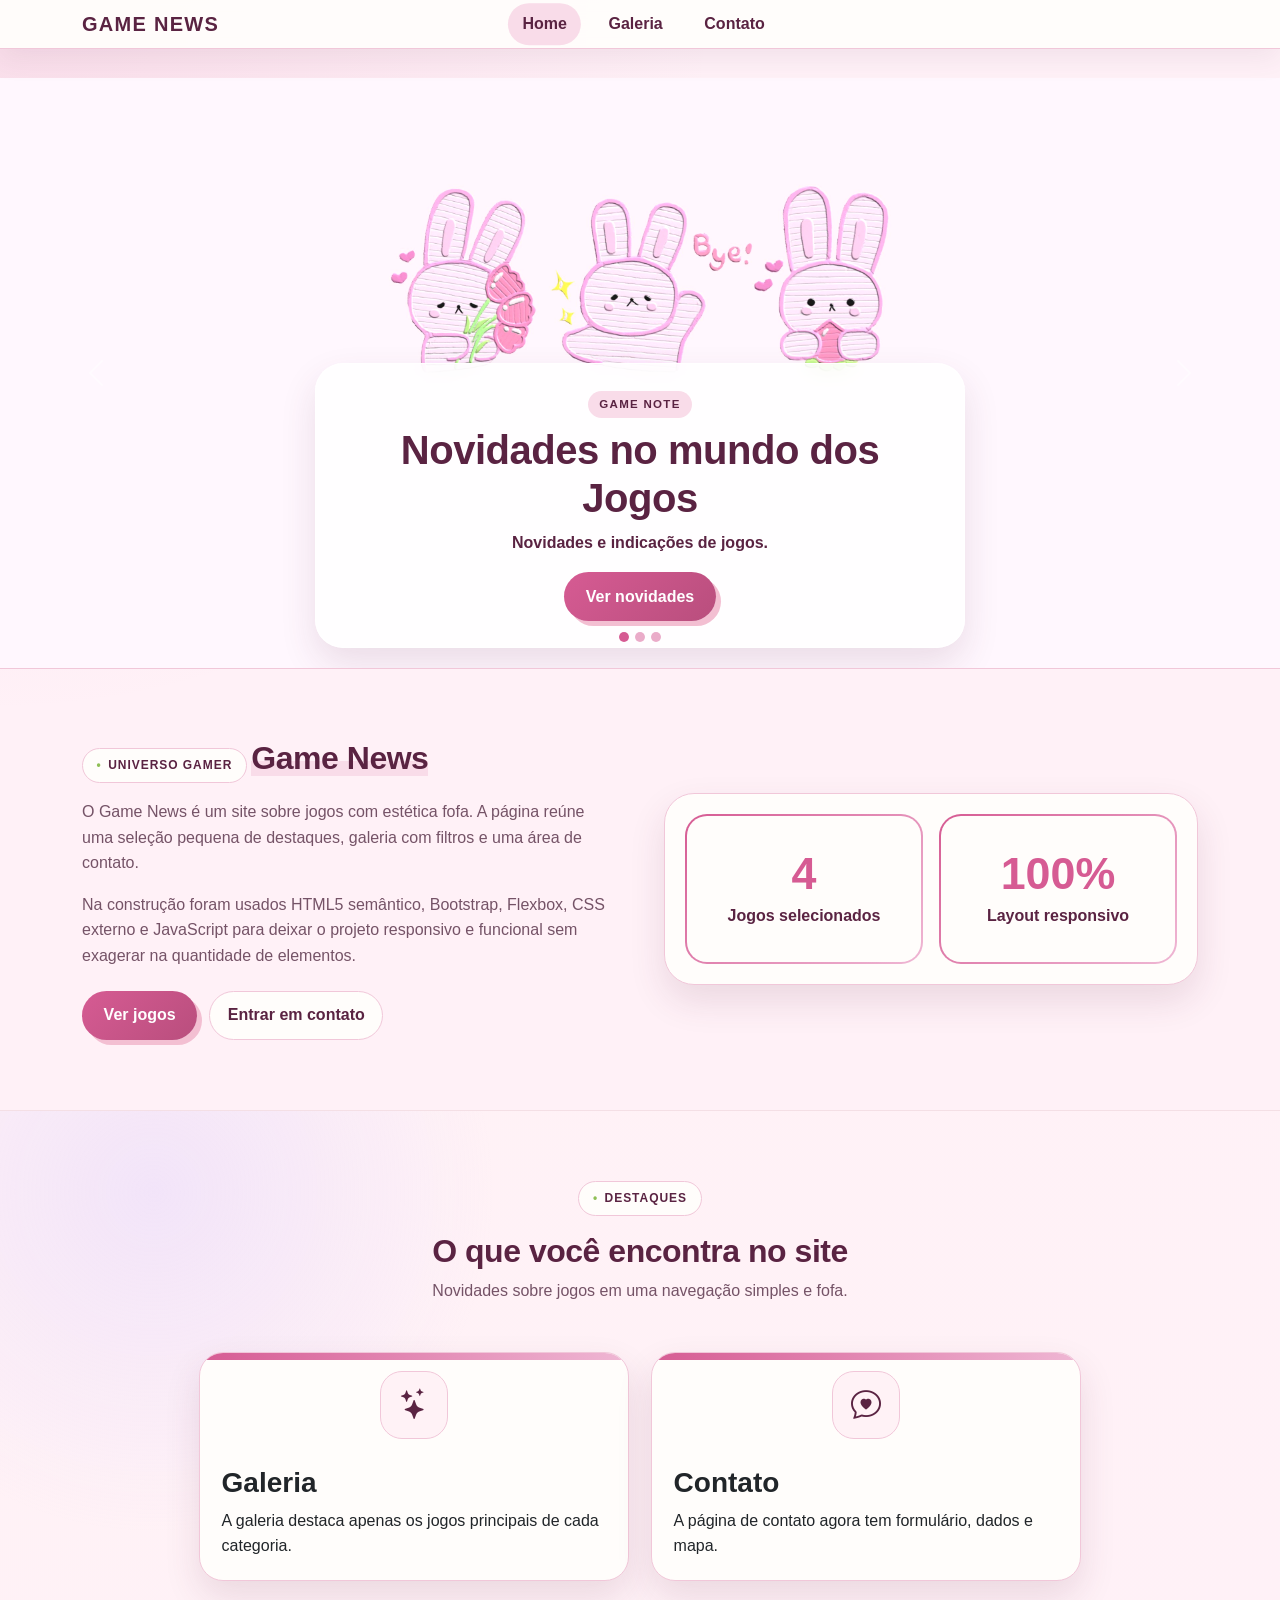
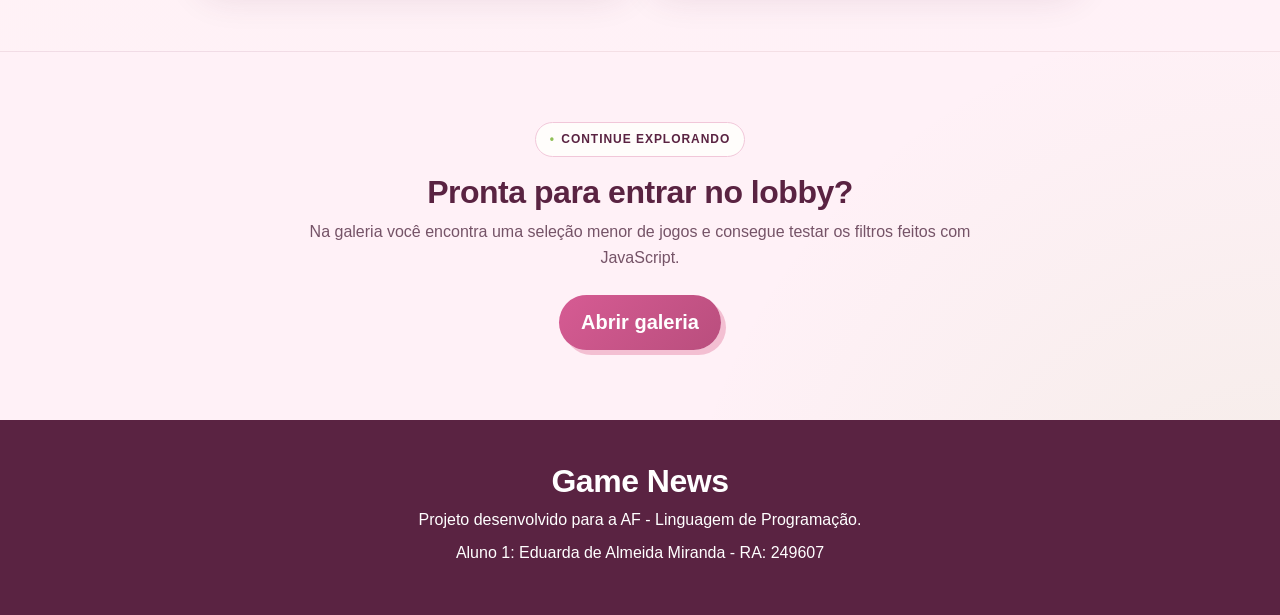
<file: index.html>
<!--
AF - Avaliação Final - Linguagens de Programação
Tema do Projeto: Jogos - Game News
Aluno 1: Eduarda de Almeida Miranda - RA: 249607
Turma: N2
Professor: Abimael de Oliveira
-->
<!DOCTYPE html>
<html lang="pt-br">
<head>
    <meta charset="UTF-8">
    <meta name="viewport" content="width=device-width, initial-scale=1.0">
    <meta name="description" content="Game News: site de jogos com novidades, lançamentos e cultura gamer em uma identidade visual rosa claro.">
    <title>Game News - Home</title>

    <!-- Bootstrap CSS -->
    <link href="https://cdn.jsdelivr.net/npm/bootstrap@5.3.3/dist/css/bootstrap.min.css" rel="stylesheet">

    <!-- Bootstrap Icons -->
    <link rel="stylesheet" href="https://cdn.jsdelivr.net/npm/bootstrap-icons@1.11.3/font/bootstrap-icons.min.css">

    <!-- CSS próprio -->
    <link rel="stylesheet" href="./css/style.css">
</head>
<body>
    <header>
        <nav class="navbar navbar-expand-lg navbar-pink fixed-top" aria-label="Menu principal">
            <div class="container">
                <a class="navbar-brand fw-bold" href="index.html">Game News</a>

                <button class="navbar-toggler" type="button" data-bs-toggle="collapse" data-bs-target="#menuPrincipal" aria-controls="menuPrincipal" aria-expanded="false" aria-label="Abrir menu">
                    <span class="navbar-toggler-icon"></span>
                </button>

                <div class="collapse navbar-collapse" id="menuPrincipal">
                    <ul class="navbar-nav menu-central align-items-lg-center">
                        <li class="nav-item"><a class="nav-link active" href="index.html">Home</a></li>
                        <li class="nav-item"><a class="nav-link" href="galeria.html">Galeria</a></li>
                        <li class="nav-item"><a class="nav-link" href="contato.html">Contato</a></li>
                    </ul>
                </div>
            </div>
        </nav>
    </header>

    <main>
        <section class="hero p-0" aria-label="Destaques principais">
            <div id="carouselHome" class="carousel slide" data-bs-ride="carousel">
                <div class="carousel-indicators">
                    <button type="button" data-bs-target="#carouselHome" data-bs-slide-to="0" class="active" aria-current="true" aria-label="Slide 1"></button>
                    <button type="button" data-bs-target="#carouselHome" data-bs-slide-to="1" aria-label="Slide 2"></button>
                    <button type="button" data-bs-target="#carouselHome" data-bs-slide-to="2" aria-label="Slide 3"></button>
                </div>

                <div class="carousel-inner">
                    <article class="carousel-item active">
                        <img src="./img/banner-home.jpg" class="d-block w-100" alt="Banner rosa com controle de videogame e título Game News">
                        <div class="carousel-caption caixa-legenda animado">
                            <h1>Novidades no mundo dos Jogos</h1>
                            <p>Novidades e indicações de jogos.</p>
                            <a href="galeria.html" class="btn btn-gradiente">Ver novidades</a>
                        </div>
                    </article>

                    <article class="carousel-item">
                        <img src="./img/banner-esports.jpg" class="d-block w-100" alt="Banner sobre e-sports com headset gamer">
                        <div class="carousel-caption caixa-legenda">
                            <h2>E-sports e comunidade</h2>
                            <p>Uma área para reunir jogos competitivos, rankings e eventos online.</p>
                            <a href="galeria.html#lancamentos" class="btn btn-gradiente">Explorar cards</a>
                        </div>
                    </article>

                    <article class="carousel-item">
                        <img src="./img/banner-lancamentos.jpg" class="d-block w-100" alt="Banner sobre lançamentos de jogos com teclado gamer">
                        <div class="carousel-caption caixa-legenda">
                            <h2>Jogos em destaque</h2>
                            <p>Opções de jogos para console, PC, mobile.</p>
                            <a href="contato.html" class="btn btn-gradiente">Fale conosco</a>
                        </div>
                    </article>
                </div>

                <button class="carousel-control-prev" type="button" data-bs-target="#carouselHome" data-bs-slide="prev" aria-label="Slide anterior">
                    <span class="carousel-control-prev-icon" aria-hidden="true"></span>
                </button>

                <button class="carousel-control-next" type="button" data-bs-target="#carouselHome" data-bs-slide="next" aria-label="Próximo slide">
                    <span class="carousel-control-next-icon" aria-hidden="true"></span>
                </button>
            </div>
        </section>

        <section class="apresentacao container" aria-labelledby="titulo-apresentacao">
            <div class="row align-items-center g-5">
                <div class="col-lg-6">
                    <span class="tag-secao">universo gamer</span>
                    <h2 id="titulo-apresentacao" class="titulo-gradiente">Game News</h2>
                    <p>
                        O Game News é um site sobre jogos com estética fofa. A página reúne uma seleção pequena de destaques,
                        galeria com filtros e uma área de contato.
                    </p>
                    <p>
                        Na construção foram usados HTML5 semântico, Bootstrap, Flexbox, CSS externo e JavaScript
                        para deixar o projeto responsivo e funcional sem exagerar na quantidade de elementos.
                    </p>
                    <div class="grupo-botoes">
                        <a href="galeria.html" class="btn btn-gradiente">Ver jogos</a>
                        <a href="contato.html" class="btn btn-outline-pink">Entrar em contato</a>
                    </div>
                </div>

                <div class="col-lg-6">
                    <article class="painel-status" aria-label="Resumo do portal">
                        <div class="status-item">
                            <strong>4</strong>
                            <span>Jogos selecionados</span>
                        </div>
                        <div class="status-item">
                            <strong>100%</strong>
                            <span>Layout responsivo</span>
                        </div>
                    </article>
                </div>
            </div>
        </section>

        <section class="destaques secao-rosa" aria-labelledby="titulo-destaques">
            <div class="container">
                <div class="text-center mb-5">
                    <span class="tag-secao">destaques</span>
                    <h2 id="titulo-destaques">O que você encontra no site</h2>
                    <p class="subtitulo">Novidades sobre jogos em uma navegação simples e fofa.</p>
                </div>

                <div class="area-destaques">
                    <article class="card card-personalizado card-home">
                        <div class="icone-card"><i class="bi bi-stars"></i></div>
                        <div class="card-body">
                            <h3 class="card-title">Galeria</h3>
                            <p class="card-text">A galeria destaca apenas os jogos principais de cada categoria.</p>
                        </div>
                    </article>

                    <article class="card card-personalizado card-home">
                        <div class="icone-card"><i class="bi bi-chat-heart"></i></div>
                        <div class="card-body">
                            <h3 class="card-title">Contato</h3>
                            <p class="card-text">A página de contato agora tem formulário, dados e mapa.</p>
                        </div>
                    </article>
                </div>
            </div>
        </section>

        <section class="chamada-final container text-center" aria-labelledby="titulo-chamada">
            <span class="tag-secao">continue explorando</span>
            <h2 id="titulo-chamada">Pronta para entrar no lobby?</h2>
            <p>
                Na galeria você encontra uma seleção menor de jogos e consegue testar os filtros feitos com JavaScript.
            </p>
            <a href="galeria.html" class="btn btn-gradiente btn-lg">Abrir galeria</a>
        </section>
    </main>

    <footer class="rodape">
        <div class="container conteudo-rodape">
            <div>
                <h2>Game News</h2>
                <p>Projeto desenvolvido para a AF - Linguagem de Programação.</p>
                <p>Aluno 1: Eduarda de Almeida Miranda - RA: 249607</p>
            </div>
        </div>
    </footer>
    <button id="btnTopo" class="btn-topo" type="button" aria-label="Voltar ao topo">↑</button>

    <!-- Bootstrap JS -->
    <script src="https://cdn.jsdelivr.net/npm/bootstrap@5.3.3/dist/js/bootstrap.bundle.min.js"></script>

    <!-- JS próprio -->
    <script src="./js/script.js"></script>
</body>
</html>
</file>
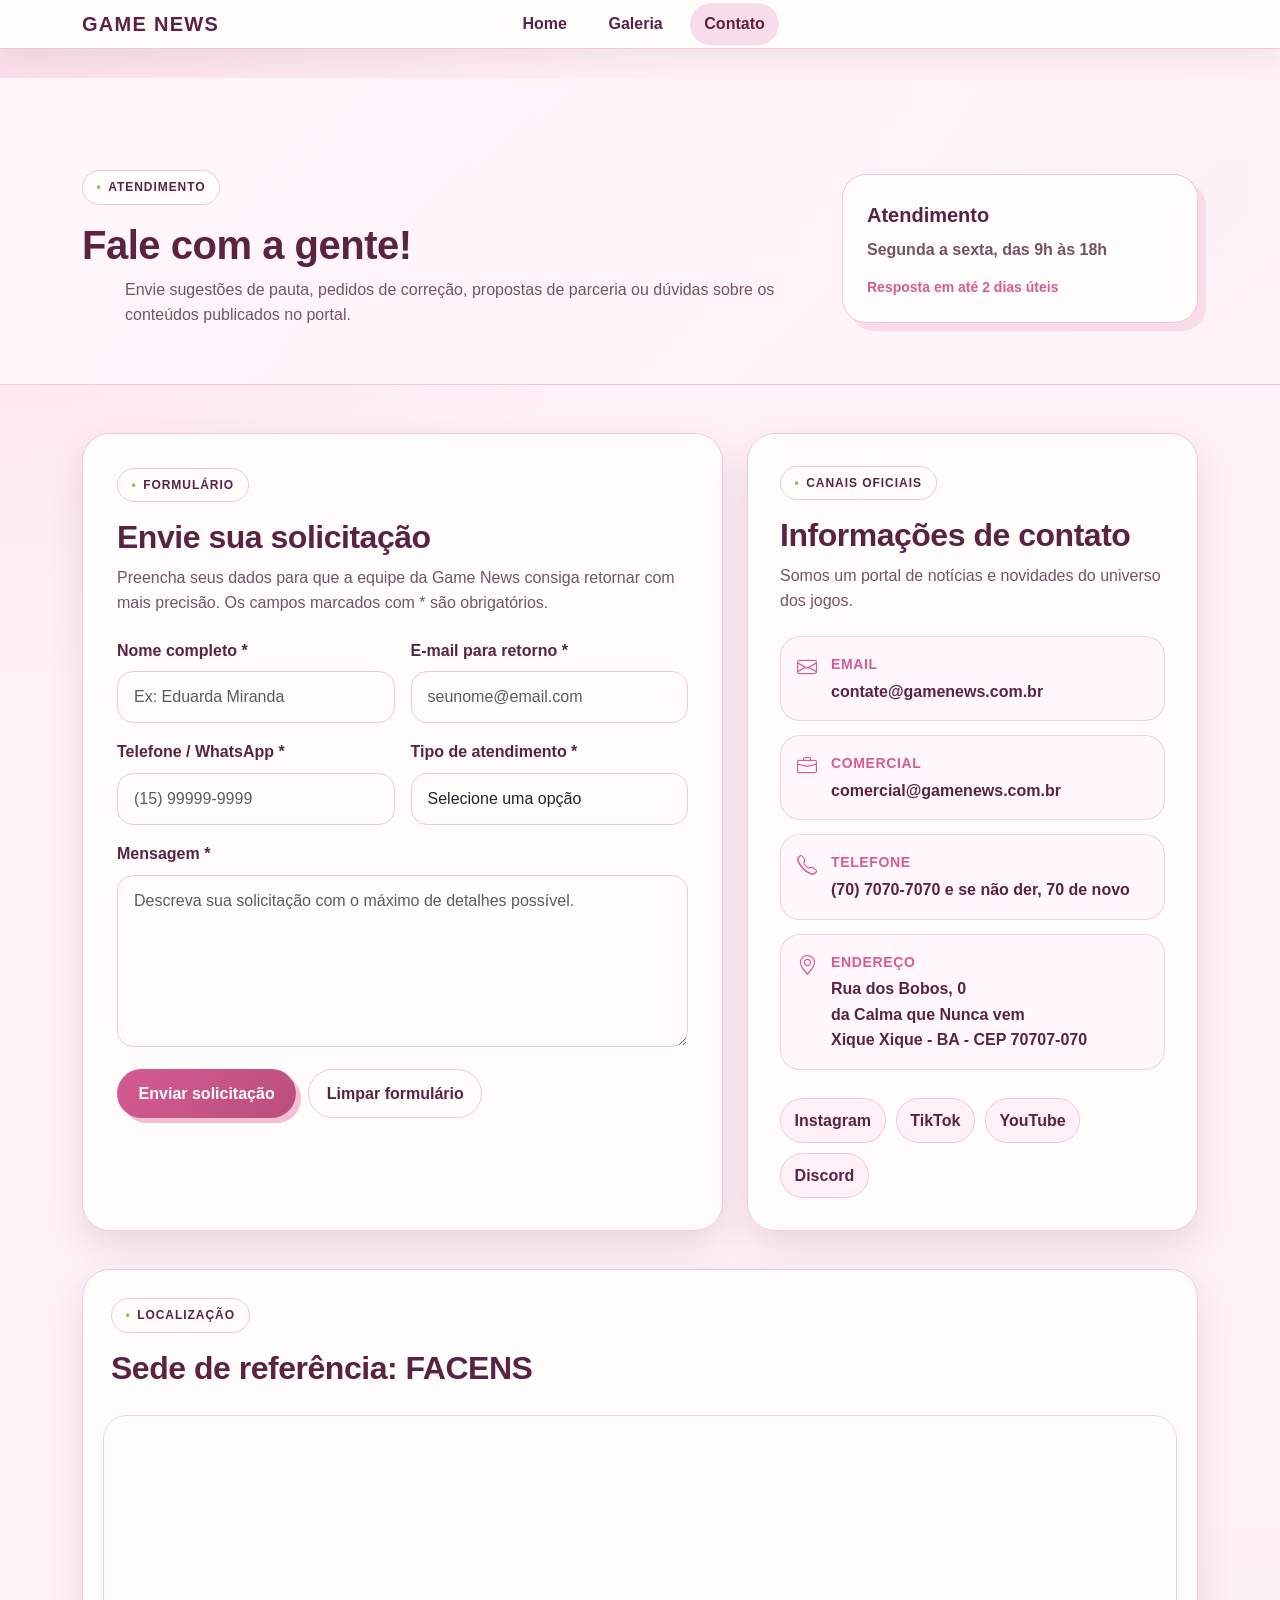
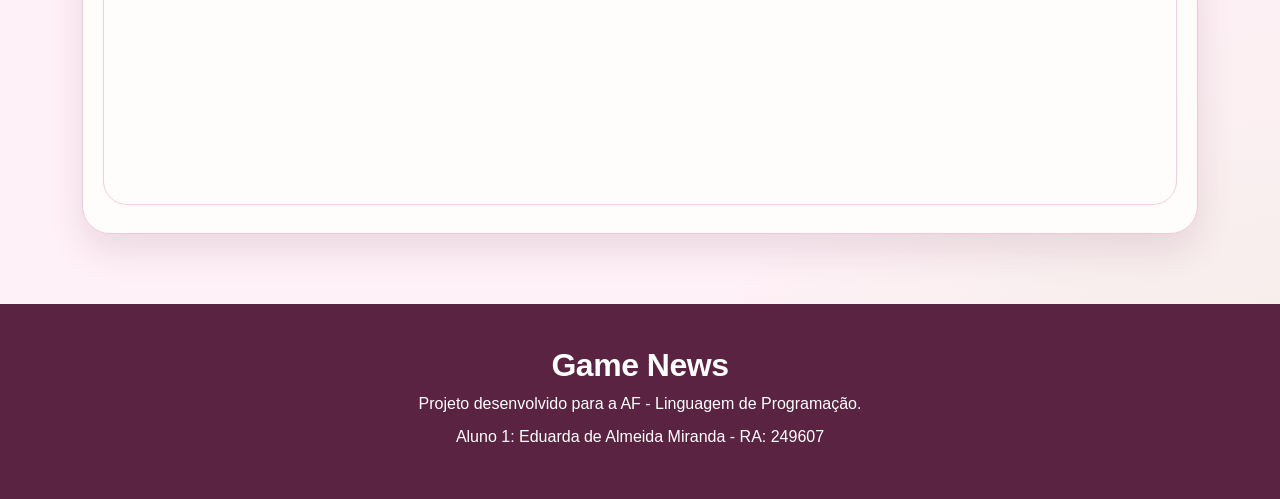
<file: contato.html>
<!--
AF - Avaliação Final - Linguagens de Programação
Tema do Projeto: Jogos - Game News
Aluno 1: Eduarda de Almeida Miranda - RA: 249607
Professor: Abimael
-->
<!DOCTYPE html>
<html lang="pt-br">
<head>
    <meta charset="UTF-8">
    <meta name="viewport" content="width=device-width, initial-scale=1.0">
    <meta name="description" content="Página de contato do portal Game News com formulário, canais de atendimento e mapa incorporado da FACENS em Sorocaba.">
    <title>Game News - Contato</title>

    <!-- Bootstrap CSS -->
    <link href="https://cdn.jsdelivr.net/npm/bootstrap@5.3.3/dist/css/bootstrap.min.css" rel="stylesheet">

    <!-- Bootstrap Icons -->
    <link rel="stylesheet" href="https://cdn.jsdelivr.net/npm/bootstrap-icons@1.11.3/font/bootstrap-icons.min.css">

    <!-- CSS próprio -->
    <link rel="stylesheet" href="./css/style.css">
</head>
<body>
    <header>
        <nav class="navbar navbar-expand-lg navbar-pink fixed-top" aria-label="Menu principal">
            <div class="container">
                <a class="navbar-brand fw-bold" href="index.html">Game News</a>

                <button class="navbar-toggler" type="button" data-bs-toggle="collapse" data-bs-target="#menuPrincipal" aria-controls="menuPrincipal" aria-expanded="false" aria-label="Abrir menu">
                    <span class="navbar-toggler-icon"></span>
                </button>

                <div class="collapse navbar-collapse" id="menuPrincipal">
                    <ul class="navbar-nav menu-central align-items-lg-center">
                        <li class="nav-item"><a class="nav-link" href="index.html">Home</a></li>
                        <li class="nav-item"><a class="nav-link" href="galeria.html">Galeria</a></li>
                        <li class="nav-item"><a class="nav-link active" href="contato.html">Contato</a></li>
                    </ul>
                </div>
            </div>
        </nav>
    </header>

    <main>
        <section class="contato-capa contato-capa-real" aria-labelledby="titulo-contato">
            <div class="container">
                <div class="row align-items-center g-4">
                    <div class="col-lg-8">
                        <span class="tag-secao">atendimento</span>
                        <h1 id="titulo-contato">Fale com a gente!</h1>
                        <p>
                            Envie sugestões de pauta, pedidos de correção, propostas de parceria ou dúvidas sobre os conteúdos publicados no portal.
                        </p>
                    </div>

                    <div class="col-lg-4">
                        <div class="cartao-status-contato">
                            <strong>Atendimento</strong>
                            <span>Segunda a sexta, das 9h às 18h</span>
                            <small>Resposta em até 2 dias úteis</small>
                        </div>
                    </div>
                </div>
            </div>
        </section>

        <section class="container contato-real" aria-label="Formulário e informações de atendimento">
            <div class="row g-4">
                <article class="col-lg-7">
                    <div class="form-card-real h-100">
                        <span class="etiqueta-mini">formulário</span>
                        <h2>Envie sua solicitação</h2>
                        <p class="texto-apoio">
                            Preencha seus dados para que a equipe da Game News consiga retornar com mais precisão.
                            Os campos marcados com * são obrigatórios.
                        </p>

                        <form class="form-contato" id="formContato" action="#" method="post">
                            <div class="row g-3">
                                <div class="col-md-6">
                                    <label for="nome" class="form-label">Nome completo *</label>
                                    <input type="text" id="nome" name="nome" class="form-control" placeholder="Ex: Eduarda Miranda" required minlength="3">
                                </div>

                                <div class="col-md-6">
                                    <label for="email" class="form-label">E-mail para retorno *</label>
                                    <input type="email" id="email" name="email" class="form-control" placeholder="seunome@email.com" required>
                                </div>

                                <div class="col-md-6">
                                    <label for="telefone" class="form-label">Telefone / WhatsApp *</label>
                                    <input type="tel" id="telefone" name="telefone" class="form-control" placeholder="(15) 99999-9999" required pattern="\([0-9]{2}\) [0-9]{4,5}-[0-9]{4}" inputmode="tel" title="Use o formato (15) 99999-9999">
                                </div>

                                <div class="col-md-6">
                                    <label for="assunto" class="form-label">Tipo de atendimento *</label>
                                    <select id="assunto" name="assunto" class="form-select" required>
                                        <option value="">Selecione uma opção</option>
                                        <option value="pauta">Sugestão de pauta</option>
                                        <option value="correcao">Correção de notícia</option>
                                        <option value="parceria">Parcerias e eventos</option>
                                        <option value="publicidade">Publicidade no portal</option>
                                        <option value="suporte">Suporte ou problema no site</option>
                                    </select>
                                </div>

                                <div class="col-12">
                                    <label for="mensagem" class="form-label">Mensagem *</label>
                                    <textarea id="mensagem" name="mensagem" class="form-control" rows="6" placeholder="Descreva sua solicitação com o máximo de detalhes possível." required minlength="10"></textarea>
                                </div>
                            </div>

                            <div class="botoes-formulario">
                                <button type="submit" class="btn btn-gradiente">Enviar solicitação</button>
                                <button type="reset" class="btn btn-outline-pink">Limpar formulário</button>
                            </div>

                            <p id="mensagemFormulario" class="mensagem-formulario" aria-live="polite"></p>
                        </form>
                    </div>
                </article>

                <aside class="col-lg-5">
                    <div class="painel-atendimento-real h-100">
                        <span class="etiqueta-mini">canais oficiais</span>
                        <h2>Informações de contato</h2>
                        <p>
                            Somos um portal de notícias e novidades do universo dos jogos.
                        </p>

                        <div class="lista-canais-real">
                            <div class="canal-real">
                                <i class="bi bi-envelope"></i>
                                <div>
                                    <small>Email</small>
                                    <a href="mailto:redacao@gamenews.com.br">contate@gamenews.com.br</a>
                                </div>
                            </div>

                            <div class="canal-real">
                                <i class="bi bi-briefcase"></i>
                                <div>
                                    <small>Comercial</small>
                                    <a href="mailto:comercial@gamenews.com.br">comercial@gamenews.com.br</a>
                                </div>
                            </div>

                            <div class="canal-real">
                                <i class="bi bi-telephone"></i>
                                <div>
                                    <small>Telefone</small>
                                    <a href="tel:+551532381188">(70) 7070-7070 e se não der, 70 de novo</a>
                                </div>
                            </div>

                            <div class="canal-real">
                                <i class="bi bi-geo-alt"></i>
                                <div>
                                    <small>Endereço</small>
                                    <p>Rua dos Bobos, 0<br>da Calma que Nunca vem<br>Xique Xique - BA - CEP 70707-070</p>
                                </div>
                            </div>
                        </div>

                        <div class="redes-linha redes-real" aria-label="Redes sociais da Game News">
                            <a href="#" aria-label="Instagram da Game News">Instagram</a>
                            <a href="#" aria-label="TikTok da Game News">TikTok</a>
                            <a href="#" aria-label="YouTube da Game News">YouTube</a>
                            <a href="#" aria-label="Discord da Game News">Discord</a>
                        </div>
                    </div>
                </aside>
            </div>
        </section>

        <section class="container mapa-real" aria-labelledby="titulo-mapa">
            <div class="mapa-box-real">
                <div class="mapa-titulo-real">
                    <div>
                        <span class="etiqueta-mini">localização</span>
                        <h2 id="titulo-mapa">Sede de referência: FACENS</h2>
                    </div>
                </div>

                <iframe
                    src="https://www.google.com/maps?q=Rodovia%20Senador%20Jos%C3%A9%20Erm%C3%ADrio%20de%20Moraes%201425%20FACENS%20Sorocaba%20SP&output=embed"
                    width="100%"
                    height="390"
                    style="border:0;"
                    allowfullscreen=""
                    loading="lazy"
                    referrerpolicy="no-referrer-when-downgrade"
                    title="Mapa  com endereço na FACENS em Sorocaba">
                </iframe>
            </div>
        </section>
    </main>

    <footer class="rodape">
        <div class="container conteudo-rodape">
            <div>
                <h2>Game News</h2>
                <p>Projeto desenvolvido para a AF - Linguagem de Programação.</p>
                <p>Aluno 1: Eduarda de Almeida Miranda - RA: 249607</p>
            </div>
        </div>
    </footer>

    <button id="btnTopo" class="btn-topo" type="button" aria-label="Voltar ao topo">↑</button>

    <!-- Bootstrap JS -->
    <script src="https://cdn.jsdelivr.net/npm/bootstrap@5.3.3/dist/js/bootstrap.bundle.min.js"></script>

    <!-- JS próprio -->
    <script src="./js/script.js"></script>
</body>
</html>
</file>
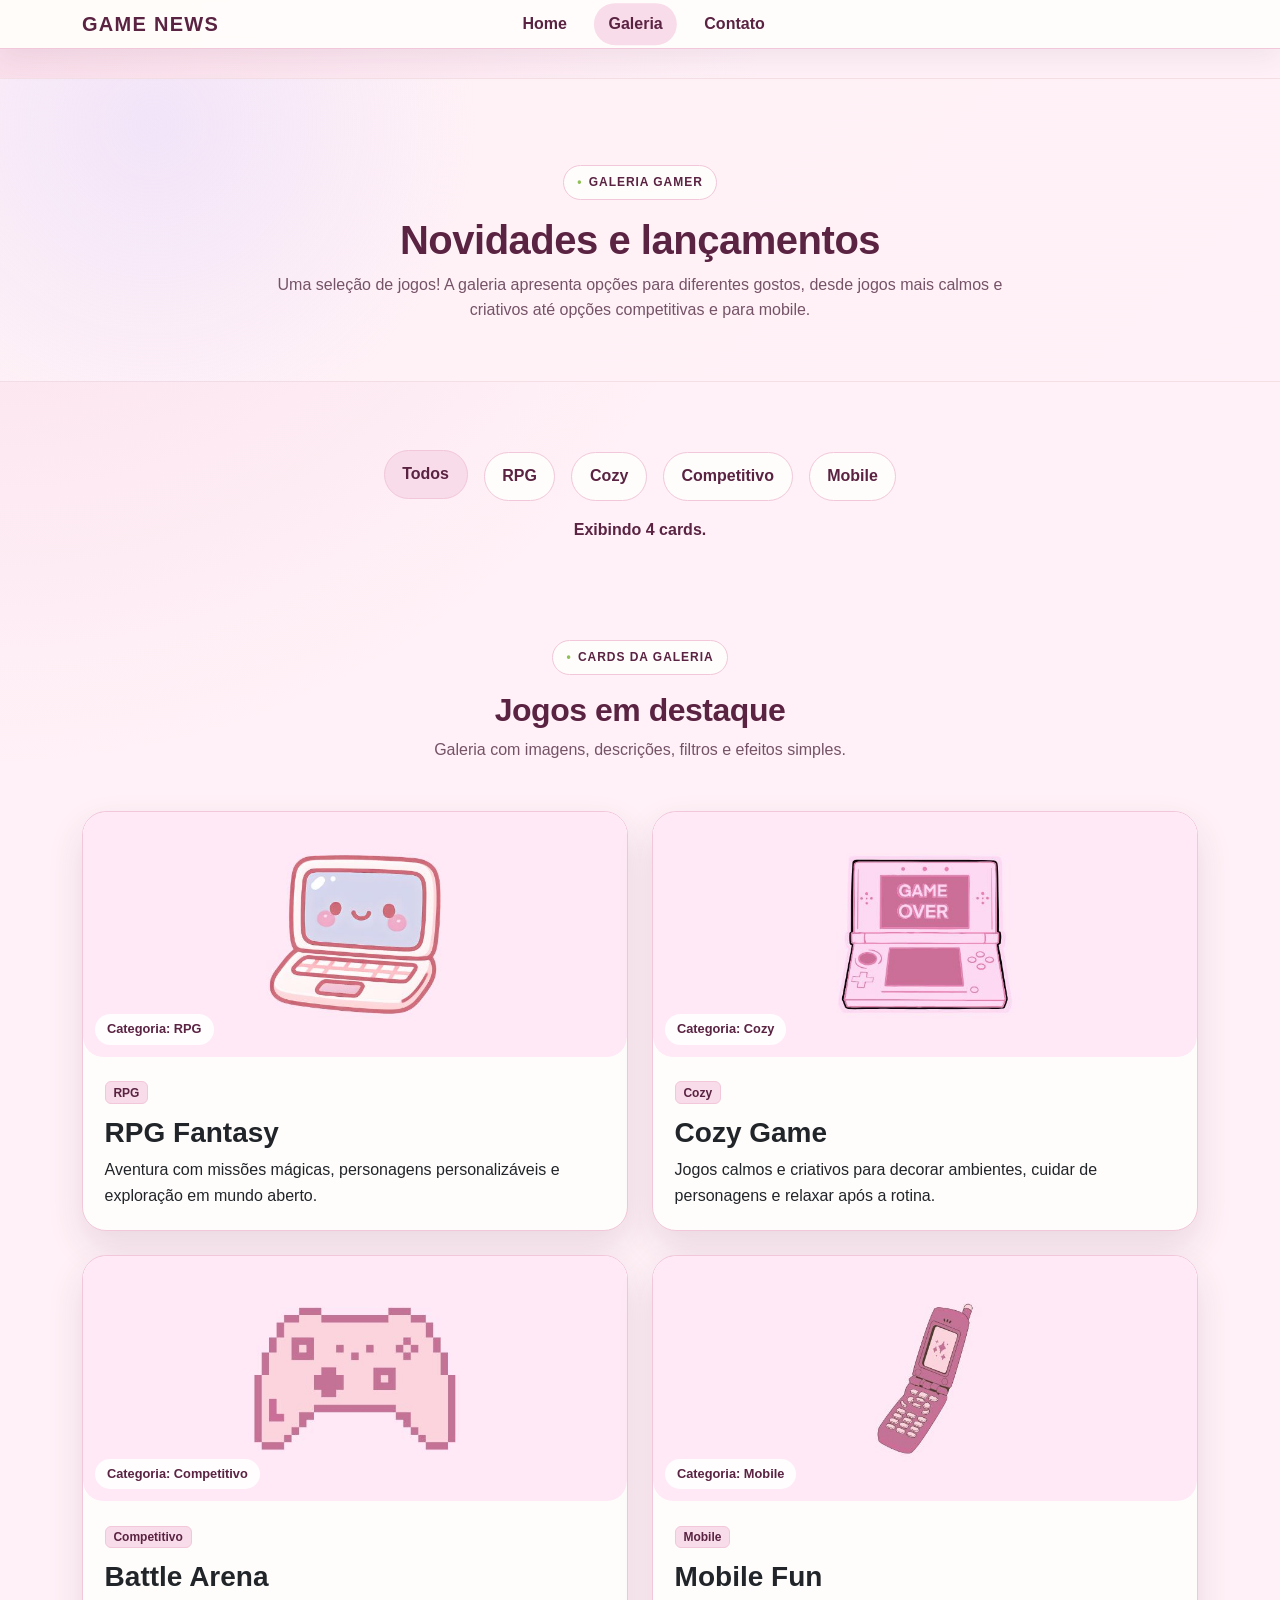
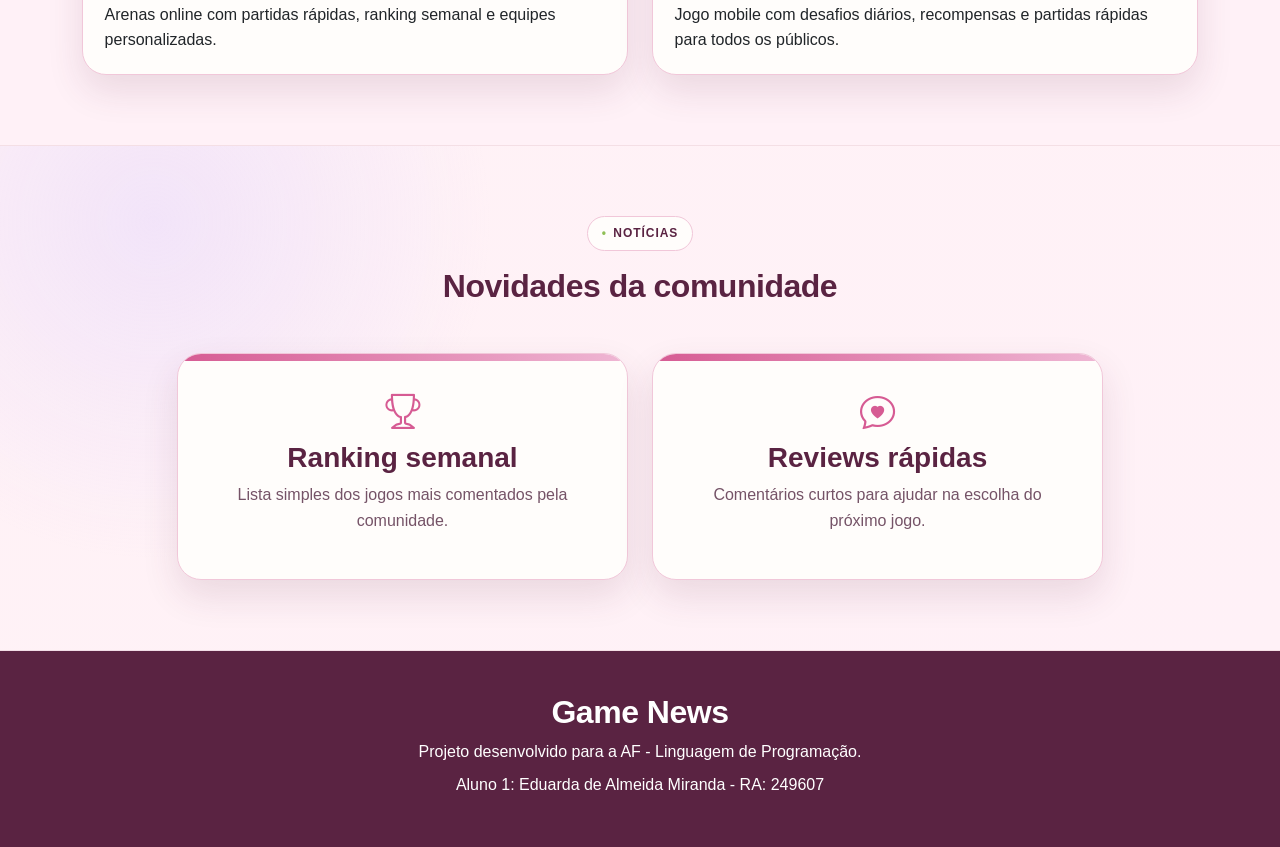
<file: galeria.html>
<!--
AF - Avaliação Final - Linguagens de Programação
Tema do Projeto: Jogos - Game News
Aluno 1: Eduarda de Almeida Miranda - RA: 249607
Turma: N2
Professor: Abimael
-->
<!DOCTYPE html>
<html lang="pt-br">
<head>
    <meta charset="UTF-8">
    <meta name="viewport" content="width=device-width, initial-scale=1.0">
    <meta name="description" content="Galeria de jogos, novidades e lançamentos do projeto Game News.">
    <title>Game News - Galeria</title>

    <!-- Bootstrap CSS -->
    <link href="https://cdn.jsdelivr.net/npm/bootstrap@5.3.3/dist/css/bootstrap.min.css" rel="stylesheet">

    <!-- Bootstrap Icons -->
    <link rel="stylesheet" href="https://cdn.jsdelivr.net/npm/bootstrap-icons@1.11.3/font/bootstrap-icons.min.css">

    <!-- CSS próprio -->
    <link rel="stylesheet" href="./css/style.css">
</head>
<body>
    <header>
        <nav class="navbar navbar-expand-lg navbar-pink fixed-top" aria-label="Menu principal">
            <div class="container">
                <a class="navbar-brand fw-bold" href="index.html">Game News</a>

                <button class="navbar-toggler" type="button" data-bs-toggle="collapse" data-bs-target="#menuPrincipal" aria-controls="menuPrincipal" aria-expanded="false" aria-label="Abrir menu">
                    <span class="navbar-toggler-icon"></span>
                </button>

                <div class="collapse navbar-collapse" id="menuPrincipal">
                    <ul class="navbar-nav menu-central align-items-lg-center">
                        <li class="nav-item"><a class="nav-link" href="index.html">Home</a></li>
                        <li class="nav-item"><a class="nav-link active" href="galeria.html">Galeria</a></li>
                        <li class="nav-item"><a class="nav-link" href="contato.html">Contato</a></li>
                    </ul>
                </div>
            </div>
        </nav>
    </header>

    <main>
        <section class="cabecalho-pagina secao-rosa text-center" aria-labelledby="titulo-galeria">
            <div class="container">
                <span class="tag-secao">Galeria Gamer</span>
                <h1 id="titulo-galeria">Novidades e lançamentos</h1>
                <p>
                    Uma seleção de jogos! A galeria apresenta opções para diferentes gostos, desde jogos mais calmos e criativos até opções competitivas e para mobile.
                </p>
            </div>
        </section>

        <section class="container filtros" aria-label="Filtros de categoria">
            <div class="d-flex flex-wrap justify-content-center gap-3">
                <button class="btn filtro-btn ativo" type="button" data-filtro="todos">Todos</button>
                <button class="btn filtro-btn" type="button" data-filtro="rpg">RPG</button>
                <button class="btn filtro-btn" type="button" data-filtro="cozy">Cozy</button>
                <button class="btn filtro-btn" type="button" data-filtro="competitivo">Competitivo</button>
                <button class="btn filtro-btn" type="button" data-filtro="mobile">Mobile</button>
            </div>
            <p class="text-center contador-galeria" id="contadorGaleria">Exibindo 4 cards.</p>
        </section>

        <section class="galeria container" id="lancamentos" aria-labelledby="titulo-cards">
            <div class="text-center mb-5">
                <span class="tag-secao">Cards da Galeria</span>
                <h2 id="titulo-cards">Jogos em destaque</h2>
                <p class="subtitulo">Galeria com imagens, descrições, filtros e efeitos simples.</p>
            </div>

            <div class="row g-4">
                <article class="col-md-6 item-galeria" data-categoria="rpg">
                    <div class="card card-personalizado h-100">
                        <figure class="m-0 imagem-card">
                            <img src="./img/galeria-01.jpg" class="card-img-top" alt="Imagem gamer usada no card do jogo RPG Fantasy">
                            <figcaption>Categoria: RPG</figcaption>
                        </figure>
                        <div class="card-body">
                            <span class="badge badge-pink">RPG</span>
                            <h3 class="card-title">RPG Fantasy</h3>
                            <p class="card-text">Aventura com missões mágicas, personagens personalizáveis e exploração em mundo aberto.</p>
                        </div>
                    </div>
                </article>

                <article class="col-md-6 item-galeria" data-categoria="cozy">
                    <div class="card card-personalizado h-100">
                        <figure class="m-0 imagem-card">
                            <img src="./img/galeria-02.jpg" class="card-img-top" alt="Imagem gamer usada no card do jogo Cozy Game">
                            <figcaption>Categoria: Cozy</figcaption>
                        </figure>
                        <div class="card-body">
                            <span class="badge badge-pink">Cozy</span>
                            <h3 class="card-title">Cozy Game</h3>
                            <p class="card-text">Jogos calmos e criativos para decorar ambientes, cuidar de personagens e relaxar após a rotina.</p>
                        </div>
                    </div>
                </article>

                <article class="col-md-6 item-galeria" data-categoria="competitivo">
                    <div class="card card-personalizado h-100">
                        <figure class="m-0 imagem-card">
                            <img src="./img/galeria-03.jpg" class="card-img-top" alt="Imagem gamer usada no card do jogo Battle Arena">
                            <figcaption>Categoria: Competitivo</figcaption>
                        </figure>
                        <div class="card-body">
                            <span class="badge badge-pink">Competitivo</span>
                            <h3 class="card-title">Battle Arena</h3>
                            <p class="card-text">Arenas online com partidas rápidas, ranking semanal e equipes personalizadas.</p>
                        </div>
                    </div>
                </article>

                <article class="col-md-6 item-galeria" data-categoria="mobile">
                    <div class="card card-personalizado h-100">
                        <figure class="m-0 imagem-card">
                            <img src="./img/galeria-04.jpg" class="card-img-top" alt="Imagem gamer usada no card do jogo Mobile Fun">
                            <figcaption>Categoria: Mobile</figcaption>
                        </figure>
                        <div class="card-body">
                            <span class="badge badge-pink">Mobile</span>
                            <h3 class="card-title">Mobile Fun</h3>
                            <p class="card-text">Jogo mobile com desafios diários, recompensas e partidas rápidas para todos os públicos.</p>
                        </div>
                    </div>
                </article>
            </div>
        </section>

        <section class="novidades secao-rosa" aria-labelledby="titulo-novidades">
            <div class="container">
                <div class="text-center mb-5">
                    <span class="tag-secao">notícias</span>
                    <h2 id="titulo-novidades">Novidades da comunidade</h2>
                </div>

                <div class="row g-4 justify-content-center">
                    <article class="col-md-5">
                        <div class="box-noticia">
                            <i class="bi bi-trophy"></i>
                            <h3>Ranking semanal</h3>
                            <p>Lista simples dos jogos mais comentados pela comunidade.</p>
                        </div>
                    </article>
                    <article class="col-md-5">
                        <div class="box-noticia">
                            <i class="bi bi-chat-heart"></i>
                            <h3>Reviews rápidas</h3>
                            <p>Comentários curtos para ajudar na escolha do próximo jogo.</p>
                        </div>
                    </article>
                </div>
            </div>
        </section>
    </main>

    <footer class="rodape">
        <div class="container conteudo-rodape">
            <div>
                <h2>Game News</h2>
                <p>Projeto desenvolvido para a AF - Linguagem de Programação.</p>
                <p>Aluno 1: Eduarda de Almeida Miranda - RA: 249607</p>
            </div>
        </div>
    </footer>

    <button id="btnTopo" class="btn-topo" type="button" aria-label="Voltar ao topo">↑</button>

    <!-- Bootstrap JS -->
    <script src="https://cdn.jsdelivr.net/npm/bootstrap@5.3.3/dist/js/bootstrap.bundle.min.js"></script>

    <!-- JS próprio -->
    <script src="./js/script.js"></script>
</body>
</html>
</file>
<file: css/style.css>
/*
AF - Avaliação Final - Linguagens de Programação
Tema do Projeto: Jogos - Game News
Aluno: Eduarda de Almeida Miranda - RA: 249607
Turma: N2
Professor: Abimael de Oliveira
*/

:root {
    --fundo: #fff1f7;
    --papel: #fffdfb;
    --rosa: #d65b93;
    --rosa-claro: #f9dce9;
    --lilas: #efb7d4;
    --verde: #8fbf56;
    --ameixa: #5a2342;
    --texto: #755367;
    --linha: #f1c7d9;
    --sombra: 0 16px 36px rgba(90, 35, 66, 0.12);
    --raio: 24px;
}

* {
    margin: 0;
    padding: 0;
    box-sizing: border-box;
}

html {
    scroll-behavior: smooth;
}

body {
    font-family: "Trebuchet MS", Arial, Helvetica, sans-serif;
    color: var(--texto);
    line-height: 1.6;
    padding-top: 78px;
    overflow-x: hidden;
    background:
        linear-gradient(90deg, rgba(246, 168, 189, 0.08) 1px, transparent 1px),
        linear-gradient(rgba(246, 168, 189, 0.08) 1px, transparent 1px),
        var(--fundo);
    background-size: 34px 34px;
}

img {
    max-width: 100%;
    display: block;
}

section {
    padding: 70px 0;
    position: relative;
}

h1,
h2,
h3,
.navbar-brand {
    color: var(--ameixa);
    font-weight: 900;
}

h1,
h2 {
    letter-spacing: -0.03rem;
}

p {
    font-size: 1rem;
}

/* Menu */
.navbar-pink {
    background: rgba(255, 249, 242, 0.94);
    border-bottom: 1px solid var(--linha);
    box-shadow: 0 10px 28px rgba(91, 55, 83, 0.08);
    backdrop-filter: blur(12px);
    -webkit-backdrop-filter: blur(12px);
}

.navbar-pink .container {
    position: relative;
}

.navbar-pink .menu-central {
    gap: 0.35rem;
}

@media (min-width: 992px) {
    .navbar-pink .navbar-collapse {
        position: absolute;
        left: 50%;
        top: 50%;
        transform: translate(-50%, -50%);
        width: auto;
        flex-grow: 0;
    }

    .navbar-pink .menu-central {
        margin-left: 0 !important;
        margin-right: 0 !important;
    }
}

.navbar-pink .navbar-brand {
    color: var(--ameixa);
    padding: 0.42rem 0.8rem;
    border-radius: 999px;
    background: var(--papel);
    border: 1px solid var(--linha);
    box-shadow: 4px 4px 0 var(--rosa-claro);
}

.navbar-pink .navbar-brand i {
    color: #d65b93;
}

.navbar-pink .nav-link {
    color: var(--ameixa);
    font-weight: 800;
    margin-left: 0.45rem;
    padding-inline: 0.9rem !important;
    border-radius: 999px;
    transition: 0.22s ease;
}

.navbar-pink .nav-link:hover,
.navbar-pink .nav-link.active {
    color: var(--ameixa);
    background: var(--rosa-claro);
}

.navbar-toggler {
    border: 1px solid var(--linha);
    border-radius: 14px;
    background: #fff;
    --bs-navbar-toggler-icon-bg: url("data:image/svg+xml,%3csvg xmlns='http://www.w3.org/2000/svg' viewBox='0 0 30 30'%3e%3cpath stroke='rgba%2863,36,63,0.90%29' stroke-linecap='round' stroke-miterlimit='10' stroke-width='2.4' d='M4 7h22M4 15h22M4 23h22'/%3e%3c/svg%3e");
}

/* Botões */
.btn-gradiente,
.btn-outline-pink,
.filtro-btn {
    border-radius: 999px;
    font-weight: 900;
    transition: 0.22s ease;
}

.btn-gradiente {
    color: white;
    border: 0;
    padding: 0.78rem 1.35rem;
    background: #d65b93;
    box-shadow: 5px 5px 0 #f3bfd2;
}

.btn-gradiente:hover {
    color: white;
    transform: translateY(-3px);
    background: #b94e7d;
    box-shadow: 7px 7px 0 #f3bfd2;
}

.btn-outline-pink,
.filtro-btn {
    color: var(--ameixa);
    border: 1px solid var(--linha);
    background: var(--papel);
    padding: 0.72rem 1.1rem;
}

.btn-outline-pink:hover,
.filtro-btn:hover,
.filtro-btn.ativo {
    color: var(--ameixa);
    background: var(--rosa-claro);
    transform: translateY(-2px);
}

/* Carrossel */
.hero .carousel {
    border-bottom: 1px solid var(--linha);
}

.carousel-item img {
    height: 590px;
    width: 100%;
    object-fit: cover;
    filter: saturate(1.02) brightness(1.02);
}

.caixa-legenda {
    max-width: 650px;
    margin: 0 auto;
    padding: 26px;
    color: var(--ameixa);
    background: rgba(255, 255, 255, 0.84);
    border: 1px solid rgba(255, 255, 255, 0.95);
    border-radius: 28px;
    box-shadow: var(--sombra);
    backdrop-filter: blur(10px);
    -webkit-backdrop-filter: blur(10px);
}

.caixa-legenda::before {
    content: "game note";
    display: inline-block;
    margin-bottom: 0.55rem;
    padding: 0.25rem 0.68rem;
    border-radius: 999px;
    color: var(--ameixa);
    background: var(--rosa-claro);
    font-size: 0.72rem;
    font-weight: 900;
    letter-spacing: 0.08rem;
    text-transform: uppercase;
}

.caixa-legenda h1,
.caixa-legenda h2,
.caixa-legenda p {
    color: var(--ameixa);
}

.caixa-legenda p {
    font-weight: 700;
}

.carousel-indicators [data-bs-target] {
    width: 10px;
    height: 10px;
    border-radius: 50%;
    background-color: #d65b93;
}

/* Blocos gerais */
.tag-secao,
.etiqueta-mini {
    display: inline-flex;
    align-items: center;
    gap: 0.4rem;
    color: var(--ameixa);
    background: var(--papel);
    border: 1px solid var(--linha);
    border-radius: 999px;
    padding: 0.42rem 0.85rem;
    font-size: 0.75rem;
    font-weight: 900;
    letter-spacing: 0.06rem;
    text-transform: uppercase;
    margin-bottom: 1rem;
}

.tag-secao::before,
.etiqueta-mini::before {
    content: "✿";
    color: #d65b93;
}

.titulo-gradiente {
    display: inline;
    background: linear-gradient(to top, var(--rosa-claro) 42%, transparent 42%);
    -webkit-text-fill-color: initial;
}

.subtitulo {
    max-width: 700px;
    margin: 0 auto;
}

.secao-rosa,
.cabecalho-pagina {
    background:
        radial-gradient(circle at 12% 15%, rgba(215, 199, 255, 0.32), transparent 28%),
        linear-gradient(135deg, #fff2f6 0%, #fff1f7 100%);
    border-block: 1px solid rgba(240, 215, 223, 0.7);
}

.cabecalho-pagina {
    padding: 86px 0 58px;
}

.cabecalho-pagina p {
    max-width: 760px;
    margin: 0 auto;
}

.grupo-botoes {
    display: flex;
    flex-wrap: wrap;
    gap: 12px;
    margin-top: 1.4rem;
}

/* Painel inicial */
.painel-status {
    display: grid;
    grid-template-columns: repeat(2, minmax(0, 1fr));
    gap: 16px;
    padding: 20px;
    border-radius: 30px;
    background: var(--papel);
    border: 1px solid var(--linha);
    box-shadow: var(--sombra);
}

.status-item {
    min-height: 150px;
    border-radius: 22px;
    background:
        linear-gradient(var(--papel), var(--papel)) padding-box,
        linear-gradient(135deg, var(--rosa), var(--lilas)) border-box;
    border: 2px solid transparent;
    display: flex;
    flex-direction: column;
    align-items: center;
    justify-content: center;
    text-align: center;
    padding: 22px;
}

.status-item strong {
    color: #d65b93;
    font-size: 2.8rem;
    line-height: 1;
}

.status-item span {
    color: var(--ameixa);
    font-weight: 800;
    margin-top: 0.45rem;
}

/* Cards */
.area-destaques {
    display: flex;
    flex-wrap: wrap;
    gap: 22px;
    justify-content: center;
}

.card-home {
    flex: 1 1 280px;
    max-width: 430px;
    padding-top: 18px;
}

.card-personalizado,
.box-noticia,
.card-formulario,
.info-contato,
.mapa {
    position: relative;
    border: 1px solid var(--linha);
    border-radius: var(--raio);
    overflow: hidden;
    background: var(--papel);
    box-shadow: var(--sombra);
    transition: transform 0.24s ease, box-shadow 0.24s ease;
}

.card-personalizado::before,
.box-noticia::before,
.card-formulario::before,
.info-contato::before,
.mapa::before {
    content: "";
    position: absolute;
    top: 0;
    left: 0;
    right: 0;
    height: 7px;
    background: linear-gradient(90deg, var(--rosa), var(--lilas));
}

.card-personalizado:hover,
.card-destaque-js,
.box-noticia:hover {
    transform: translateY(-7px);
    box-shadow: 0 22px 42px rgba(91, 55, 83, 0.16);
}

.card-personalizado .card-body {
    padding: 1.35rem;
}

.icone-card {
    width: 68px;
    height: 68px;
    border-radius: 22px;
    margin: 0 auto 6px;
    display: flex;
    align-items: center;
    justify-content: center;
    color: var(--ameixa);
    font-size: 1.9rem;
    background: #fff2f6;
    border: 1px solid var(--linha);
}

.chamada-final p {
    max-width: 720px;
    margin: 0 auto 1.5rem;
}

/* Galeria */
.filtros {
    padding-bottom: 12px;
}

.contador-galeria {
    margin-top: 1rem;
    color: var(--ameixa);
    font-weight: 900;
}

.imagem-card {
    position: relative;
    overflow: hidden;
    margin: 14px 14px 0;
    border-radius: 20px;
    background: #fff;
}

.imagem-card img {
    height: 245px;
    width: 100%;
    object-fit: cover;
    border-radius: 20px;
    transition: transform 0.38s ease, filter 0.38s ease;
}

.imagem-card:hover img {
    transform: scale(1.05);
    filter: saturate(1.08);
}

.imagem-card figcaption {
    position: absolute;
    left: 12px;
    bottom: 12px;
    background: rgba(255, 255, 255, 0.9);
    color: var(--ameixa);
    border-radius: 999px;
    padding: 0.32rem 0.75rem;
    font-size: 0.8rem;
    font-weight: 900;
}

.badge-pink {
    background: var(--rosa-claro);
    color: var(--ameixa);
    border: 1px solid var(--linha);
    margin-bottom: 0.75rem;
}

.item-galeria.oculto {
    display: none;
}

.box-noticia {
    height: 100%;
    text-align: center;
    padding: 30px;
}

.box-noticia i {
    color: #d65b93;
    font-size: 2.2rem;
    margin-bottom: 1rem;
}

/* Contato */
.area-contato {
    padding-top: 54px;
}

.card-formulario,
.info-contato,
.mapa {
    padding: 30px;
}

.bloco-lateral {
    min-height: 220px;
}

.form-control,
.form-select {
    border-radius: 16px;
    border: 1px solid var(--linha);
    padding: 0.82rem 1rem;
    background: #fffdf9;
}

.form-control:focus,
.form-select:focus {
    border-color: var(--rosa);
    box-shadow: 0 0 0 0.22rem rgba(246, 168, 189, 0.18);
}

.form-label {
    color: var(--ameixa);
    font-weight: 900;
}

.info-contato p {
    display: flex;
    align-items: center;
    gap: 10px;
    margin-bottom: 0.75rem;
}

.info-contato i {
    color: #d65b93;
    font-size: 1.22rem;
}

.redes-sociais {
    display: flex;
    flex-wrap: wrap;
    gap: 12px;
    margin-top: 1rem;
}

.redes-sociais a {
    width: 46px;
    height: 46px;
    border-radius: 16px;
    display: flex;
    align-items: center;
    justify-content: center;
    color: var(--ameixa);
    background: var(--rosa-claro);
    border: 1px solid var(--linha);
    font-size: 1.3rem;
    transition: 0.22s ease;
}

.redes-sociais a:hover {
    color: white;
    background: #d65b93;
    transform: translateY(-3px);
}

.mapa iframe {
    border-radius: 18px;
    border: 1px solid var(--linha) !important;
}

/* Rodapé */
.rodape {
    color: white;
    padding: 42px 15px;
    background: #5a2342;
}

.rodape h2,
.rodape p {
    color: white;
    margin-bottom: 0.45rem;
}

.conteudo-rodape {
    display: flex;
    flex-wrap: wrap;
    justify-content: center;
    align-items: center;
    gap: 16px;
    text-align: center;
}

.links-rodape {
    display: flex;
    flex-wrap: wrap;
    gap: 12px;
}

.links-rodape a {
    color: white;
    text-decoration: none;
    font-weight: 900;
    padding: 0.45rem 0.75rem;
    border-radius: 999px;
    background: rgba(255, 255, 255, 0.1);
    transition: 0.22s ease;
}

.links-rodape a:hover {
    background: rgba(255, 227, 235, 0.26);
    transform: translateY(-2px);
}

/* Botão voltar ao topo */
.btn-topo {
    position: fixed;
    right: 20px;
    bottom: 20px;
    display: none;
    width: 50px;
    height: 50px;
    border: 0;
    border-radius: 18px;
    color: white;
    background: #d65b93;
    cursor: pointer;
    font-weight: 900;
    box-shadow: 5px 5px 0 #f3bfd2;
    z-index: 999;
}

.btn-topo.mostrar {
    display: block;
}

@keyframes aparecer {
    from {
        opacity: 0;
        transform: translateY(22px);
    }

    to {
        opacity: 1;
        transform: translateY(0);
    }
}

.animado,
.card-personalizado,
.box-noticia,
.card-formulario,
.info-contato,
.mapa,
.painel-status {
    animation: aparecer 0.65s ease both;
}

/* Responsividade */
@media (max-width: 991px) {
    body {
        padding-top: 72px;
    }

    .navbar-pink .navbar-collapse {
        margin-top: 0.9rem;
        padding: 1rem;
        border-radius: 20px;
        background: rgba(255, 255, 255, 0.86);
        border: 1px solid var(--linha);
    }

    .navbar-pink .nav-link {
        margin-left: 0;
        margin-bottom: 0.35rem;
    }

    .carousel-item img {
        height: 520px;
    }

    .caixa-legenda {
        display: block !important;
        padding: 22px;
    }

    .caixa-legenda h1,
    .caixa-legenda h2 {
        font-size: 1.65rem;
    }
}

@media (max-width: 768px) {
    section {
        padding: 54px 0;
    }

    .carousel-item img {
        height: 480px;
    }

    .carousel-caption {
        left: 6%;
        right: 6%;
        bottom: 2rem;
    }

    .painel-status {
        grid-template-columns: 1fr;
    }

    .conteudo-rodape {
        text-align: center;
        justify-content: center;
    }

    .links-rodape {
        justify-content: center;
    }
}

@media (max-width: 575px) {
    .carousel-item img {
        height: 440px;
    }

    .caixa-legenda {
        padding: 16px;
        border-radius: 22px;
    }

    .caixa-legenda h1,
    .caixa-legenda h2 {
        font-size: 1.25rem;
    }

    .btn-gradiente,
    .btn-outline-pink,
    .filtro-btn {
        width: 100%;
    }

    .grupo-botoes {
        flex-direction: column;
    }

    .card-formulario,
    .info-contato,
    .mapa,
    .painel-status {
        padding: 22px;
    }

    .imagem-card {
        margin: 10px 10px 0;
    }
}


/* Contato - layout novo solicitado */
.contato-hero {
    background:
        radial-gradient(circle at 18% 18%, rgba(216, 111, 145, 0.22), transparent 28%),
        radial-gradient(circle at 80% 18%, rgba(215, 199, 255, 0.38), transparent 32%),
        linear-gradient(135deg, #fff8fb 0%, #fff1f7 100%);
}

.contato-dashboard {
    padding-top: 48px;
    padding-bottom: 10px;
}

.mini-contato-card {
    min-height: 185px;
    padding: 26px;
    border-radius: 28px;
    background: var(--papel);
    border: 1px solid var(--linha);
    box-shadow: 7px 7px 0 #f9dce9;
    display: flex;
    flex-direction: column;
    justify-content: center;
    transition: transform 0.24s ease, box-shadow 0.24s ease;
}

.mini-contato-card:hover {
    transform: translateY(-6px) rotate(-1deg);
    box-shadow: 10px 10px 0 #f3bfd2;
}

.mini-contato-card i {
    width: 54px;
    height: 54px;
    border-radius: 18px;
    display: flex;
    align-items: center;
    justify-content: center;
    margin-bottom: 16px;
    color: var(--ameixa);
    background: var(--rosa-claro);
    font-size: 1.55rem;
}

.mini-contato-card h2 {
    font-size: 1.18rem;
    margin-bottom: 0.35rem;
}

.mini-contato-card p {
    margin: 0;
    font-weight: 800;
}

.destaque-mini {
    background: linear-gradient(135deg, #ffffff 0%, #fff2f6 100%);
}

.contato-novo {
    padding-top: 36px;
}

.painel-contato,
.form-contato-novo,
.mapa-wide {
    position: relative;
    border: 1px solid var(--linha);
    background: rgba(255, 255, 255, 0.92);
    box-shadow: var(--sombra);
    overflow: hidden;
}

.painel-contato {
    top: 96px;
    border-radius: 30px;
    padding: 30px;
}

.painel-contato::after {
    content: "support card";
    position: absolute;
    right: -34px;
    top: 22px;
    transform: rotate(35deg);
    padding: 0.3rem 2.7rem;
    color: var(--ameixa);
    background: var(--rosa-claro);
    border: 1px solid var(--linha);
    font-size: 0.72rem;
    font-weight: 900;
    letter-spacing: 0.06rem;
    text-transform: uppercase;
}

.lista-contato {
    list-style: none;
    padding: 0;
    margin: 1.25rem 0;
}

.lista-contato li {
    display: flex;
    gap: 10px;
    align-items: center;
    margin-bottom: 0.75rem;
    color: var(--ameixa);
    font-weight: 800;
}

.lista-contato i {
    color: #d65b93;
}

.redes-com-texto {
    display: grid;
    grid-template-columns: 1fr;
    gap: 10px;
}

.redes-com-texto a {
    width: 100%;
    height: auto;
    min-height: 46px;
    justify-content: flex-start;
    gap: 10px;
    padding: 0.7rem 0.9rem;
    border-radius: 16px;
    text-decoration: none;
    font-weight: 900;
}

.redes-com-texto a span {
    font-size: 0.95rem;
}

.form-contato-novo {
    border-radius: 30px;
    padding: 34px;
}

.botoes-formulario {
    display: flex;
    flex-wrap: wrap;
    gap: 12px;
    margin-top: 22px;
}

.mensagem-formulario {
    min-height: 26px;
    margin: 16px 0 0;
    color: #7f3f5b;
    font-weight: 900;
}

.mensagem-formulario.sucesso {
    padding: 0.8rem 1rem;
    border-radius: 16px;
    background: #fff2f6;
    border: 1px solid var(--linha);
}

.mapa-wide {
    margin-top: 34px;
    border-radius: 32px;
    display: grid;
    grid-template-columns: 0.9fr 1.4fr;
    align-items: stretch;
}

.mapa-wide::before {
    content: "";
    position: absolute;
    inset: 0 auto 0 0;
    width: 8px;
    background: linear-gradient(180deg, var(--rosa), var(--lilas));
}

.mapa-texto {
    padding: 34px;
    display: flex;
    flex-direction: column;
    justify-content: center;
}

.mapa-texto i {
    color: #d65b93;
}

.mapa-frame {
    min-height: 360px;
    padding: 16px;
}

.mapa-frame iframe {
    width: 100%;
    height: 100%;
    min-height: 330px;
    border-radius: 24px;
    border: 1px solid var(--linha) !important;
    display: block;
    filter: saturate(0.9) brightness(1.04);
}

@media (max-width: 991px) {
    .painel-contato {
        top: 0;
    }

    .mapa-wide {
        grid-template-columns: 1fr;
    }

    .mapa-frame {
        padding-top: 0;
    }
}

@media (max-width: 575px) {
    .form-contato-novo,
    .painel-contato,
    .mapa-texto {
        padding: 22px;
    }

    .botoes-formulario .btn {
        width: 100%;
    }

    .mini-contato-card {
        min-height: auto;
    }
}


/* Ajustes finais: logo removida, paleta puxada pelas imagens e contato simplificado */
body {
    background:
        radial-gradient(circle at top left, rgba(214, 91, 147, 0.13), transparent 28%),
        radial-gradient(circle at bottom right, rgba(143, 191, 86, 0.10), transparent 24%),
        var(--fundo);
}

.navbar-pink {
    background: rgba(255, 253, 251, 0.95);
}

.navbar-pink .navbar-brand {
    padding: 0;
    border: 0;
    border-radius: 0;
    background: transparent;
    box-shadow: none;
    color: var(--ameixa);
    letter-spacing: 0.08rem;
    text-transform: uppercase;
}

.navbar-pink .navbar-brand:hover {
    color: var(--rosa);
}

.btn-gradiente {
    background: linear-gradient(135deg, #d65b93, #b94e7d);
    box-shadow: 5px 5px 0 #f3bfd2;
}

.btn-gradiente:hover {
    background: linear-gradient(135deg, #bf4d80, #a94070);
    box-shadow: 7px 7px 0 #f3bfd2;
}

.tag-secao::before,
.etiqueta-mini::before {
    content: "•";
    color: var(--verde);
}

.contato-capa {
    padding: 88px 0 54px;
    background:
        radial-gradient(circle at 50% -10%, rgba(214, 91, 147, 0.18), transparent 36%),
        linear-gradient(135deg, #fff7fb 0%, #fff1f7 100%);
    border-bottom: 1px solid var(--linha);
}

.contato-capa p {
    max-width: 650px;
    margin: 0 auto;
}

.contato-simples {
    padding-top: 48px;
    padding-bottom: 30px;
}

.form-card-limpo,
.caixa-contato-clara,
.mapa-card-novo {
    background: rgba(255, 253, 251, 0.96);
    border: 1px solid var(--linha);
    border-radius: 28px;
    box-shadow: var(--sombra);
}

.form-card-limpo {
    padding: 34px;
}

.texto-apoio {
    max-width: 590px;
    margin-bottom: 1.35rem;
}

.caixa-contato-clara {
    padding: 32px;
    display: flex;
    flex-direction: column;
    justify-content: center;
}

.bloco-info-contato {
    padding: 16px 0;
    border-bottom: 1px solid rgba(241, 199, 217, 0.85);
}

.bloco-info-contato:last-of-type {
    border-bottom: 0;
}

.bloco-info-contato small {
    display: block;
    color: var(--rosa);
    font-weight: 900;
    letter-spacing: 0.06rem;
    text-transform: uppercase;
    margin-bottom: 0.25rem;
}

.bloco-info-contato a,
.bloco-info-contato p {
    color: var(--ameixa);
    font-weight: 800;
    text-decoration: none;
    margin: 0;
}

.bloco-info-contato a:hover {
    color: var(--rosa);
}

.redes-linha {
    display: flex;
    flex-wrap: wrap;
    gap: 10px;
    margin-top: 22px;
}

.redes-linha a {
    color: var(--ameixa);
    background: #fff1f7;
    border: 1px solid var(--linha);
    border-radius: 999px;
    padding: 0.55rem 0.85rem;
    text-decoration: none;
    font-weight: 900;
    transition: 0.22s ease;
}

.redes-linha a:hover {
    color: white;
    background: var(--rosa);
    transform: translateY(-2px);
}

.mapa-simples {
    padding-top: 12px;
}

.mapa-card-novo {
    display: grid;
    grid-template-columns: 0.72fr 1.28fr;
    gap: 18px;
    overflow: hidden;
    padding: 18px;
}

.mapa-info-novo {
    padding: 24px;
    display: flex;
    flex-direction: column;
    justify-content: center;
    background: #fff7fb;
    border: 1px solid rgba(241, 199, 217, 0.75);
    border-radius: 22px;
}

.mapa-card-novo iframe {
    width: 100%;
    min-height: 350px;
    border-radius: 22px;
    border: 1px solid var(--linha) !important;
    filter: saturate(0.78) brightness(1.05) contrast(0.96);
}

.form-card-limpo,
.caixa-contato-clara,
.mapa-card-novo {
    animation: aparecer 0.65s ease both;
}

@media (max-width: 991px) {
    .mapa-card-novo {
        grid-template-columns: 1fr;
    }
}

@media (max-width: 575px) {
    .form-card-limpo,
    .caixa-contato-clara,
    .mapa-info-novo,
    .mapa-card-novo {
        padding: 20px;
    }
}

/* Contato realista - versão final */
.contato-capa-real {
    text-align: left;
    padding: 92px 0 56px;
    background:
        linear-gradient(135deg, rgba(255, 247, 251, 0.98), rgba(255, 241, 247, 0.94)),
        radial-gradient(circle at 88% 18%, rgba(143, 191, 86, 0.22), transparent 22%);
}

.cartao-status-contato {
    background: var(--papel);
    border: 1px solid var(--linha);
    border-radius: 24px;
    padding: 24px;
    box-shadow: 8px 8px 0 var(--rosa-claro);
}

.cartao-status-contato strong,
.cartao-status-contato span,
.cartao-status-contato small {
    display: block;
}

.cartao-status-contato strong {
    color: var(--ameixa);
    font-size: 1.25rem;
    margin-bottom: 0.35rem;
}

.cartao-status-contato span {
    color: var(--texto);
    font-weight: 800;
}

.cartao-status-contato small {
    color: var(--rosa);
    font-weight: 900;
    margin-top: 0.85rem;
}

.contato-real {
    padding-top: 48px;
    padding-bottom: 28px;
}

.form-card-real,
.painel-atendimento-real,
.mapa-box-real {
    background: rgba(255, 253, 251, 0.97);
    border: 1px solid var(--linha);
    border-radius: 28px;
    box-shadow: var(--sombra);
}

.form-card-real {
    padding: 34px;
}

.painel-atendimento-real {
    padding: 32px;
}

.lista-canais-real {
    display: flex;
    flex-direction: column;
    gap: 14px;
    margin-top: 22px;
}

.canal-real {
    display: flex;
    gap: 14px;
    align-items: flex-start;
    padding: 16px;
    border: 1px solid rgba(241, 199, 217, 0.78);
    border-radius: 20px;
    background: #fff7fb;
}

.canal-real i {
    color: var(--rosa);
    font-size: 1.25rem;
    line-height: 1;
    margin-top: 4px;
}

.canal-real small {
    display: block;
    color: var(--rosa);
    font-weight: 900;
    letter-spacing: 0.04rem;
    text-transform: uppercase;
    margin-bottom: 0.2rem;
}

.canal-real a,
.canal-real p {
    color: var(--ameixa);
    font-weight: 800;
    text-decoration: none;
    margin: 0;
}

.canal-real a:hover {
    color: var(--rosa);
}

.redes-real {
    padding-top: 6px;
}

.mapa-real {
    padding-top: 10px;
}

.mapa-box-real {
    overflow: hidden;
    padding: 20px;
}

.mapa-titulo-real {
    display: flex;
    justify-content: space-between;
    align-items: flex-end;
    gap: 24px;
    padding: 8px 8px 20px;
}

.mapa-titulo-real p {
    max-width: 430px;
    margin: 0;
}

.mapa-box-real iframe {
    width: 100%;
    min-height: 390px;
    border-radius: 24px;
    border: 1px solid var(--linha) !important;
    filter: saturate(0.9) brightness(1.04) contrast(0.97);
}

.form-card-real,
.painel-atendimento-real,
.mapa-box-real,
.cartao-status-contato {
    animation: aparecer 0.65s ease both;
}

@media (max-width: 991px) {
    .contato-capa-real {
        text-align: center;
    }

    .mapa-titulo-real {
        flex-direction: column;
        align-items: flex-start;
    }
}

@media (max-width: 575px) {
    .form-card-real,
    .painel-atendimento-real,
    .mapa-box-real,
    .cartao-status-contato {
        padding: 22px;
    }

    .canal-real {
        padding: 14px;
    }
}
</file>
